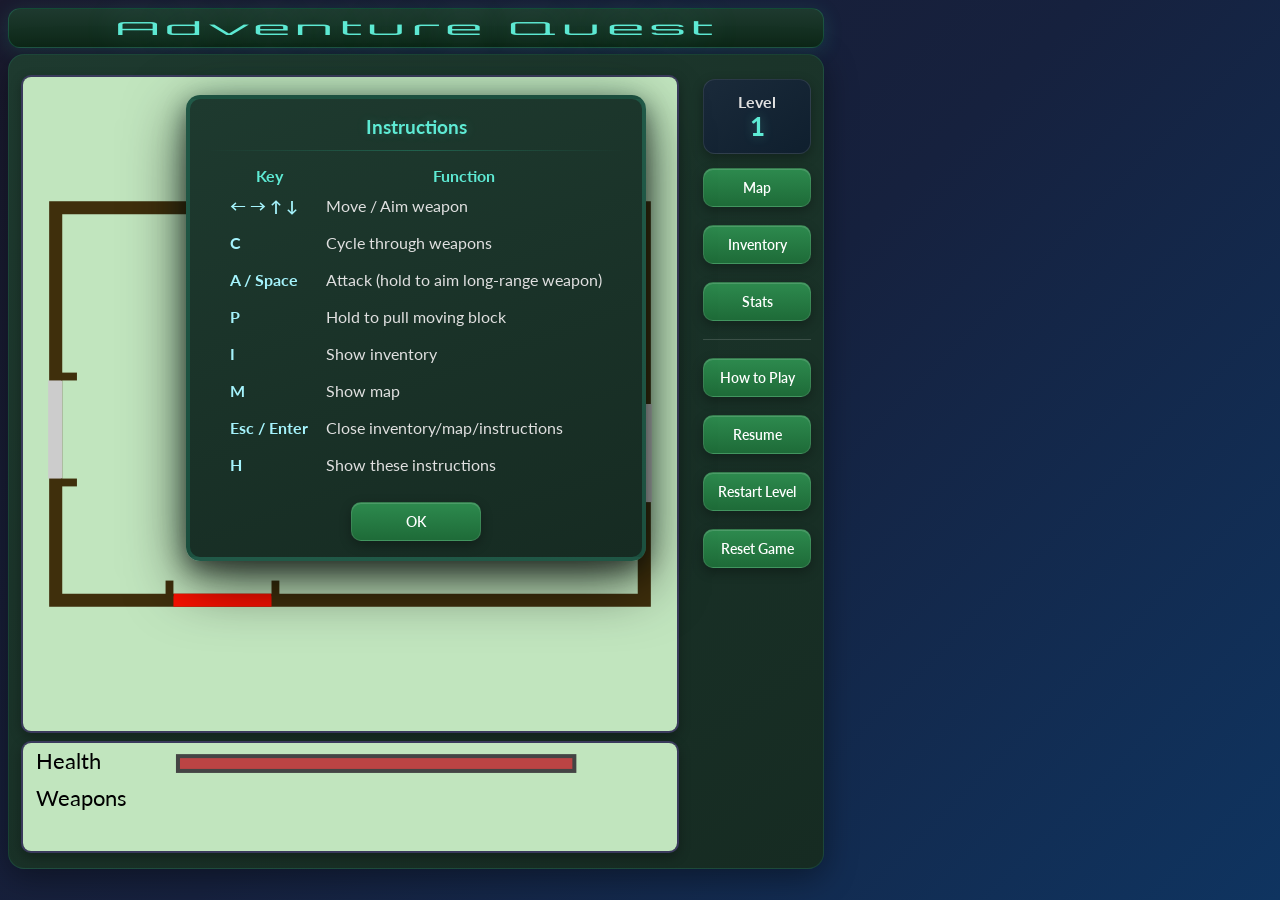
<file: index.html>
<!doctype html>
<html>
	<head>
		<title>Adventure Quest</title>
		<link rel="stylesheet" type="text/css" href="style.css" />
		<link
			href="https://fonts.googleapis.com/css?family=Lato"
			rel="stylesheet"
		/>
		<link rel="preconnect" href="https://fonts.googleapis.com" />
		<link rel="preconnect" href="https://fonts.gstatic.com" crossorigin />
		<link rel="preconnect" href="https://fonts.googleapis.com" />
		<link rel="preconnect" href="https://fonts.gstatic.com" crossorigin />
		<link
			href="https://fonts.googleapis.com/css2?family=Merienda:wght@700&family=Orbitron:wght@900&display=swap"
			rel="stylesheet"
		/>
		<!-- <link href="https://fonts.googleapis.com/css2?family=Merienda:wght@700&display=swap" rel="stylesheet"> -->
		<link rel="preconnect" href="https://fonts.gstatic.com" />
		<!-- <link href="https://fonts.googleapis.com/css2?family=MedievalSharp&display=swap" rel="stylesheet" /> -->
		<link
			href="https://fonts.googleapis.com/css2?family=Jura:wght@300&display=swap"
			rel="stylesheet"
		/>
		<!-- <script type="text/javascript" src="SAT.js"></script> -->
		<script type="text/javascript" src="utils.js"></script>
		<script type="text/javascript" src="characters.js"></script>
		<script type="text/javascript" src="rooms.js"></script>
		<script type="text/javascript" src="items.js"></script>
		<script type="text/javascript" src="main.js"></script>

		<link
			rel="apple-touch-icon"
			sizes="57x57"
			href="img/favicons/apple-icon-57x57.png"
		/>
		<link
			rel="apple-touch-icon"
			sizes="60x60"
			href="img/favicons/apple-icon-60x60.png"
		/>
		<link
			rel="apple-touch-icon"
			sizes="72x72"
			href="img/favicons/apple-icon-72x72.png"
		/>
		<link
			rel="apple-touch-icon"
			sizes="76x76"
			href="img/favicons/apple-icon-76x76.png"
		/>
		<link
			rel="apple-touch-icon"
			sizes="114x114"
			href="img/favicons/apple-icon-114x114.png"
		/>
		<link
			rel="apple-touch-icon"
			sizes="120x120"
			href="img/favicons/apple-icon-120x120.png"
		/>
		<link
			rel="apple-touch-icon"
			sizes="144x144"
			href="img/favicons/apple-icon-144x144.png"
		/>
		<link
			rel="apple-touch-icon"
			sizes="152x152"
			href="img/favicons/apple-icon-152x152.png"
		/>
		<link
			rel="apple-touch-icon"
			sizes="180x180"
			href="img/favicons/apple-icon-180x180.png"
		/>
		<link
			rel="icon"
			type="image/png"
			sizes="192x192"
			href="img/favicons/android-icon-192x192.png"
		/>
		<link
			rel="icon"
			type="image/png"
			sizes="32x32"
			href="img/favicons/favicon-32x32.png"
		/>
		<link
			rel="icon"
			type="image/png"
			sizes="96x96"
			href="img/favicons/favicon-96x96.png"
		/>
		<link
			rel="icon"
			type="image/png"
			sizes="16x16"
			href="img/favicons/favicon-16x16.png"
		/>
		<!-- <link rel="manifest" href="img/favicons/manifest.json" /> -->
		<meta name="msapplication-TileColor" content="#ffffff" />
		<meta
			name="msapplication-TileImage"
			content="img/favicons/ms-icon-144x144.png"
		/>
		<meta name="theme-color" content="#ffffff" />
	</head>

	<body onLoad="load();">
		<div id="game-wrapper">
			<div id="page-header">
				<div id="page-header-text">Adventure Quest</div>
			</div>

			<div id="outer-container">
				<div id="game-container">
					<canvas id="game-canvas"></canvas>
					<canvas id="status-canvas"></canvas>
				</div>
				<div id="controls-conatiner">
					<div id="level-conatiner" onClick="showLevelSelectionModal()">
						Level
						<div id="level"></div>
					</div>
					<div class="button" onClick="toggleMap()">Map</div>
					<div class="button" onClick="toggleInventory()">Inventory</div>
					<div class="button" onClick="showStats()">Stats</div>
					<hr class="controls-separator" />
					<div
						id="how-to-play"
						class="button"
						onClick="showModal('instructions-modal')"
					>
						How to Play
					</div>
					<div id="toggle-pause" class="button" onClick="togglePause()">
						Pause
					</div>
					<div
						id="restart-level"
						class="button"
						onClick="showModal('restart-level-modal')"
					>
						Restart Level
					</div>
					<div
						id="reset-game"
						class="button"
						onClick="showModal('reset-game-modal')"
					>
						Reset Game
					</div>
				</div>

				<div id="level-selection-modal" class="hidden modal">
					<div class="header">Select Level</div>
					<hr />
					<div class="table-container">
						<table id="level-selection-table"></table>
					</div>
					<div class="button" onClick="closeModals()">OK</div>
				</div>

				<div id="inventory-modal" class="hidden modal">
					<div class="header">Inventory</div>
					<hr />
					<div class="table-container">
						<table id="inventory-table"></table>
					</div>
					<div class="button" onClick="closeModals()">OK</div>
				</div>

				<div id="stats-modal" class="hidden modal">
					<div class="header">Stats</div>
					<hr />
					<div class="stats-section">
						<div class="header" style="font-size: 1em">Kills</div>
						<table id="kills-table"></table>
					</div>
					<div class="stats-section">
						<div class="header" style="font-size: 1em">Best Times</div>
						<table id="best-times-table"></table>
					</div>
					<div class="button" onClick="closeModals()">OK</div>
				</div>

				<div id="merchant-modal" class="hidden modal">
					<div class="header">Merchant</div>
					<hr />
					<div id="merchant-modal-init-content">
						<div id="greetings">
							Greetings fair traveler!<br />
							Might I interest you in a transaction today?
						</div>
						<div id="action-buttons">
							<div
								id="buy-button"
								class="button"
								onClick="showMerchantSelection('buy')"
							>
								Buy an Item
							</div>
							<div
								id="sell-button"
								class="button"
								onClick="showMerchantSelection('sell')"
							>
								Sell an Item
							</div>
							<div
								id="repair-button"
								class="button"
								onClick="showMerchantSelection('repair')"
							>
								Repair a Weapon
							</div>
							<div id="no-button" class="button" onClick="closeModals()">
								No Thanks
							</div>
						</div>
					</div>
					<div id="merchant-modal-content" class="hidden">
						<div id="merchant-modal-content-inner"></div>
						<div id="back-button" class="button" onClick="merchantCancel()">
							Never mind
						</div>
					</div>
				</div>

				<div id="instructions-modal" class="hidden modal">
					<div class="header">Instructions</div>
					<hr />
					<table>
						<tr>
							<th>Key</th>
							<th>Function</th>
						</tr>
						<tr>
							<td class="key">&larr; &rarr; &uarr; &darr;</td>
							<td>Move / Aim weapon</td>
						</tr>
						<tr>
							<td class="key">C</td>
							<td>Cycle through weapons</td>
						</tr>
						<tr>
							<td class="key">A / Space</td>
							<td>Attack (hold to aim long-range weapon)</td>
						</tr>
						<tr>
							<td class="key">P</td>
							<td>Hold to pull moving block</td>
						</tr>
						<tr>
							<td class="key">I</td>
							<td>Show inventory</td>
						</tr>
						<tr>
							<td class="key">M</td>
							<td>Show map</td>
						</tr>
						<tr>
							<td class="key">Esc / Enter</td>
							<td>Close inventory/map/instructions</td>
						</tr>
						<tr>
							<td class="key">H</td>
							<td>Show these instructions</td>
						</tr>
					</table>
					<div class="button" onClick="closeModals()">OK</div>
				</div>

				<div id="restart-level-modal" class="hidden modal">
					<div class="header">Restart Level</div>
					<hr />
					<div>
						<div>
							All your progress on the current level will be lost. Are you sure?
						</div>
						<div>
							<div class="button" onClick="restartLevel()">Yes!</div>
							<div class="button" onClick="closeModals()">Never mind</div>
						</div>
					</div>
				</div>

				<div id="reset-game-modal" class="hidden modal">
					<div class="header">Reset Game</div>
					<hr />
					<div>
						<div>
							Do you really want to lose all your progress and start a whole new
							adventure?
						</div>
						<div>
							<div class="button" onClick="reset()">Yes!</div>
							<div class="button" onClick="reset(true)">
								Yes... and also clear best times.
							</div>
							<div class="button" onClick="closeModals()">Never mind</div>
						</div>
					</div>
				</div>

				<div id="toast" class="hidden"></div>
			</div>
		</div>
	</body>
</html>
</file>
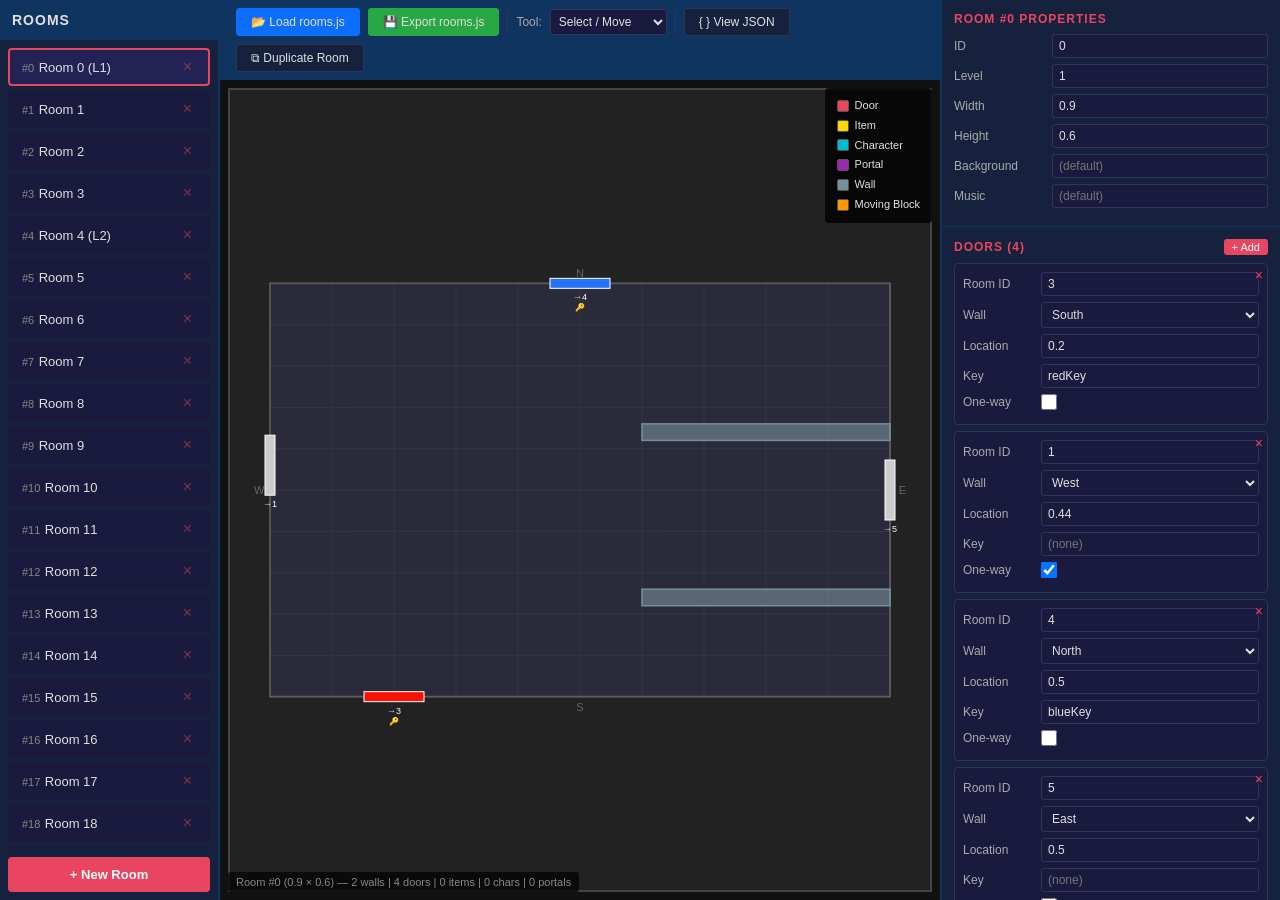
<file: admin.html>
<!doctype html>
<html>
	<head>
		<title>Adventure Quest - Room Editor</title>
		<meta charset="utf-8" />
		<style>
			* {
				box-sizing: border-box;
				margin: 0;
				padding: 0;
			}
			body {
				font-family: 'Segoe UI', Tahoma, sans-serif;
				background: #1a1a2e;
				color: #e0e0e0;
				display: flex;
				height: 100vh;
				overflow: hidden;
			}

			/* Left Panel - Room List */
			#room-list-panel {
				width: 220px;
				background: #16213e;
				border-right: 2px solid #0f3460;
				display: flex;
				flex-direction: column;
				flex-shrink: 0;
			}
			#room-list-panel h2 {
				padding: 12px;
				background: #0f3460;
				font-size: 14px;
				text-transform: uppercase;
				letter-spacing: 1px;
			}
			#room-list {
				flex: 1;
				overflow-y: auto;
				padding: 8px;
			}
			.room-entry {
				padding: 8px 12px;
				margin-bottom: 4px;
				background: #1a1a3e;
				border-radius: 4px;
				cursor: pointer;
				display: flex;
				justify-content: space-between;
				align-items: center;
				border: 2px solid transparent;
				transition: all 0.15s;
			}
			.room-entry:hover {
				background: #222255;
			}
			.room-entry.selected {
				border-color: #e94560;
				background: #222255;
			}
			.room-entry .room-label {
				font-size: 13px;
			}
			.room-entry .room-id {
				color: #888;
				font-size: 11px;
			}
			.room-entry .delete-room {
				background: none;
				border: none;
				color: #e94560;
				cursor: pointer;
				font-size: 16px;
				padding: 0 4px;
				opacity: 0.5;
				transition: opacity 0.15s;
			}
			.room-entry .delete-room:hover {
				opacity: 1;
			}
			#add-room-btn {
				margin: 8px;
				padding: 10px;
				background: #e94560;
				color: white;
				border: none;
				border-radius: 4px;
				cursor: pointer;
				font-weight: bold;
				font-size: 13px;
			}
			#add-room-btn:hover {
				background: #c73650;
			}

			/* Center Panel - Visual Editor */
			#center-panel {
				flex: 1;
				display: flex;
				flex-direction: column;
				min-width: 0;
			}
			#toolbar {
				background: #0f3460;
				padding: 8px 16px;
				display: flex;
				gap: 8px;
				align-items: center;
				flex-wrap: wrap;
			}
			#toolbar button,
			#toolbar select,
			#toolbar label {
				font-size: 12px;
			}
			.toolbar-btn {
				padding: 6px 14px;
				background: #16213e;
				color: #e0e0e0;
				border: 1px solid #335;
				border-radius: 3px;
				cursor: pointer;
				font-size: 12px;
			}
			.toolbar-btn:hover {
				background: #1a1a4e;
			}
			.toolbar-btn.active {
				background: #e94560;
				border-color: #e94560;
			}
			.toolbar-btn.export-btn {
				background: #28a745;
				border-color: #28a745;
			}
			.toolbar-btn.export-btn:hover {
				background: #218838;
			}
			.toolbar-btn.import-btn {
				background: #0d6efd;
				border-color: #0d6efd;
			}
			.toolbar-btn.import-btn:hover {
				background: #0b5ed7;
			}
			.toolbar-separator {
				width: 1px;
				height: 24px;
				background: #335;
			}
			#canvas-container {
				flex: 1;
				display: flex;
				align-items: center;
				justify-content: center;
				background: #111;
				overflow: hidden;
				position: relative;
			}
			#room-canvas {
				border: 2px solid #444;
				cursor: crosshair;
				background: #222;
			}
			#canvas-info {
				position: absolute;
				bottom: 8px;
				left: 8px;
				font-size: 11px;
				color: #888;
				background: rgba(0, 0, 0, 0.7);
				padding: 4px 8px;
				border-radius: 3px;
			}

			/* Right Panel - Properties */
			#props-panel {
				width: 340px;
				background: #16213e;
				border-left: 2px solid #0f3460;
				overflow-y: auto;
				flex-shrink: 0;
			}
			.props-section {
				border-bottom: 1px solid #0f3460;
				padding: 12px;
			}
			.props-section h3 {
				font-size: 12px;
				text-transform: uppercase;
				letter-spacing: 1px;
				color: #e94560;
				margin-bottom: 8px;
				display: flex;
				justify-content: space-between;
				align-items: center;
			}
			.props-section h3 button {
				font-size: 11px;
				padding: 2px 8px;
				background: #e94560;
				color: white;
				border: none;
				border-radius: 3px;
				cursor: pointer;
			}
			.props-section h3 button:hover {
				background: #c73650;
			}
			.prop-row {
				display: flex;
				align-items: center;
				margin-bottom: 6px;
				gap: 8px;
			}
			.prop-row label {
				width: 90px;
				font-size: 12px;
				color: #aaa;
				flex-shrink: 0;
			}
			.prop-row input,
			.prop-row select {
				flex: 1;
				padding: 4px 6px;
				background: #1a1a3e;
				border: 1px solid #335;
				color: #e0e0e0;
				border-radius: 3px;
				font-size: 12px;
			}
			.prop-row input[type='checkbox'] {
				flex: none;
				width: 16px;
				height: 16px;
			}

			/* Sub-item lists */
			.sub-item {
				background: #1a1a3e;
				border: 1px solid #335;
				border-radius: 4px;
				padding: 8px;
				margin-bottom: 6px;
				position: relative;
			}
			.sub-item .remove-btn {
				position: absolute;
				top: 4px;
				right: 4px;
				background: none;
				border: none;
				color: #e94560;
				cursor: pointer;
				font-size: 14px;
				line-height: 1;
			}
			.sub-item .remove-btn:hover {
				color: #ff6b81;
			}
			.sub-item .prop-row label {
				width: 70px;
			}

			/* No room selected */
			#no-room-msg {
				display: flex;
				align-items: center;
				justify-content: center;
				height: 100%;
				color: #555;
				font-size: 18px;
			}

			/* Scrollbar */
			::-webkit-scrollbar {
				width: 8px;
			}
			::-webkit-scrollbar-track {
				background: #16213e;
			}
			::-webkit-scrollbar-thumb {
				background: #335;
				border-radius: 4px;
			}
			::-webkit-scrollbar-thumb:hover {
				background: #448;
			}

			/* Legend */
			#legend {
				position: absolute;
				top: 8px;
				right: 8px;
				background: rgba(0, 0, 0, 0.8);
				padding: 8px 12px;
				border-radius: 4px;
				font-size: 11px;
				line-height: 1.8;
			}
			.legend-item {
				display: flex;
				align-items: center;
				gap: 6px;
			}
			.legend-swatch {
				width: 12px;
				height: 12px;
				border-radius: 2px;
				display: inline-block;
				border: 1px solid #555;
			}

			/* JSON modal */
			#json-modal {
				display: none;
				position: fixed;
				inset: 0;
				background: rgba(0, 0, 0, 0.7);
				z-index: 100;
				align-items: center;
				justify-content: center;
			}
			#json-modal.visible {
				display: flex;
			}
			#json-modal-content {
				background: #1a1a2e;
				border: 2px solid #0f3460;
				border-radius: 8px;
				padding: 20px;
				width: 700px;
				max-height: 80vh;
				display: flex;
				flex-direction: column;
			}
			#json-modal-content h3 {
				margin-bottom: 12px;
				color: #e94560;
			}
			#json-modal-content textarea {
				flex: 1;
				min-height: 400px;
				background: #111;
				color: #e0e0e0;
				border: 1px solid #335;
				padding: 12px;
				font-family: 'Consolas', monospace;
				font-size: 12px;
				border-radius: 4px;
				resize: none;
			}
			#json-modal-content .modal-buttons {
				display: flex;
				gap: 8px;
				margin-top: 12px;
				justify-content: flex-end;
			}
		</style>
	</head>
	<body>
		<!-- Left: Room List -->
		<div id="room-list-panel">
			<h2>Rooms</h2>
			<div id="room-list"></div>
			<button id="add-room-btn" onclick="addRoom()">+ New Room</button>
		</div>

		<!-- Center: Visual Editor -->
		<div id="center-panel">
			<div id="toolbar">
				<button class="toolbar-btn import-btn" onclick="loadRoomsFile()">
					📂 Load rooms.js
				</button>
				<button class="toolbar-btn export-btn" onclick="exportRooms()">
					💾 Export rooms.js
				</button>
				<div class="toolbar-separator"></div>
				<label style="font-size: 12px; color: #aaa">Tool:</label>
				<select
					id="tool-select"
					onchange="setTool(this.value)"
					style="
						padding: 4px;
						background: #1a1a3e;
						color: #e0e0e0;
						border: 1px solid #335;
						border-radius: 3px;
						font-size: 12px;
					"
				>
					<option value="select">Select / Move</option>
					<option value="wall">Draw Wall</option>
					<option value="item">Place Item</option>
					<option value="character">Place Character</option>
					<option value="door">Place Door</option>
					<option value="portal">Place Portal</option>
				</select>
				<select
					id="item-select"
					style="
						display: none;
						padding: 4px;
						background: #1a1a3e;
						color: #e0e0e0;
						border: 1px solid #335;
						border-radius: 3px;
						font-size: 12px;
					"
				></select>
				<select
					id="char-select"
					style="
						display: none;
						padding: 4px;
						background: #1a1a3e;
						color: #e0e0e0;
						border: 1px solid #335;
						border-radius: 3px;
						font-size: 12px;
					"
				></select>
				<select
					id="wall-select"
					style="
						display: none;
						padding: 4px;
						background: #1a1a3e;
						color: #e0e0e0;
						border: 1px solid #335;
						border-radius: 3px;
						font-size: 12px;
					"
				></select>
				<div class="toolbar-separator"></div>
				<button class="toolbar-btn" onclick="viewJSON()">{ } View JSON</button>
				<button class="toolbar-btn" onclick="duplicateRoom()">
					⧉ Duplicate Room
				</button>
			</div>
			<div id="canvas-container">
				<canvas id="room-canvas" width="600" height="500"></canvas>
				<div id="canvas-info">No room selected</div>
				<div id="legend">
					<div class="legend-item">
						<span class="legend-swatch" style="background: #e94560"></span> Door
					</div>
					<div class="legend-item">
						<span class="legend-swatch" style="background: #ffd700"></span> Item
					</div>
					<div class="legend-item">
						<span class="legend-swatch" style="background: #00bcd4"></span>
						Character
					</div>
					<div class="legend-item">
						<span class="legend-swatch" style="background: #9c27b0"></span>
						Portal
					</div>
					<div class="legend-item">
						<span class="legend-swatch" style="background: #78909c"></span> Wall
					</div>
					<div class="legend-item">
						<span class="legend-swatch" style="background: #ff9800"></span>
						Moving Block
					</div>
				</div>
			</div>
		</div>

		<!-- Right: Properties -->
		<div id="props-panel">
			<div id="no-room-msg">Select or create a room</div>
			<div id="props-content" style="display: none"></div>
		</div>

		<!-- JSON Modal -->
		<div id="json-modal">
			<div id="json-modal-content">
				<h3>Room JSON</h3>
				<textarea id="json-textarea" spellcheck="false"></textarea>
				<div class="modal-buttons">
					<button class="toolbar-btn" onclick="applyJSON()">
						Apply Changes
					</button>
					<button class="toolbar-btn" onclick="closeJSONModal()">Cancel</button>
				</div>
			</div>
		</div>

		<!-- Hidden file input -->
		<input
			type="file"
			id="file-input"
			accept=".js"
			style="display: none"
			onchange="handleFileLoad(event)"
		/>

		<script>
			// ============== DATA ==============
			let rooms = [];
			let selectedRoomIndex = -1;
			let currentTool = 'select';
			let dragTarget = null;
			let dragOffset = { x: 0, y: 0 };
			let wallDrawStart = null;

			let knownItems = [];

			let knownCharacters = [];

			const wallDirections = ['n', 's', 'e', 'w'];

			let itemImages = {};

			let characterImages = {};

			const doorImages = {
				horizontal: 'img/rooms/door horizontal.png',
				vertical: 'img/rooms/door vertical.png',
			};

			const imageCache = {};

			function getImage(src) {
				if (!imageCache[src]) {
					const img = new Image();
					img.src = src;
					img.onload = drawRoom;
					imageCache[src] = img;
				}
				return imageCache[src];
			}

			// ============== INIT ==============
			window.onload = function () {
				setupCanvas();
				loadScript('items.js', function () {
					if (typeof items !== 'undefined') {
						knownItems = Object.keys(items);
						for (const [id, item] of Object.entries(items)) {
							if (item.image) {
								itemImages[id] = 'img/items/' + item.image;
							}
						}
					}
					loadScript('characters.js', function () {
						if (typeof characters !== 'undefined') {
							knownCharacters = Object.keys(characters);
							for (const [id, char] of Object.entries(characters)) {
								if (char.idleFrames && char.idleFrames.length > 0) {
									characterImages[id] = 'img/charactes/' + char.idleFrames[0];
								}
							}
						}
						populateDropdowns();
						loadRooms();
					});
				});
			};

			function loadScript(src, callback) {
				const script = document.createElement('script');
				script.src = src;
				script.onload = callback;
				script.onerror = callback;
				document.head.appendChild(script);
			}

			function loadRooms() {
				const script = document.createElement('script');
				script.src = 'rooms.js';
				script.onload = function () {
					if (typeof rooms !== 'undefined' && Array.isArray(rooms)) {
						selectedRoomIndex = rooms.length > 0 ? 0 : -1;
						renderRoomList();
						renderProps();
						drawRoom();
					}
				};
				script.onerror = function () {
					renderRoomList();
				};
				document.head.appendChild(script);
			}

			function populateDropdowns() {
				const itemSel = document.getElementById('item-select');
				knownItems.forEach((id) => {
					const opt = document.createElement('option');
					opt.value = id;
					opt.textContent = id;
					itemSel.appendChild(opt);
				});

				const charSel = document.getElementById('char-select');
				knownCharacters.forEach((id) => {
					const opt = document.createElement('option');
					opt.value = id;
					opt.textContent = id;
					charSel.appendChild(opt);
				});

				const wallSel = document.getElementById('wall-select');
				wallDirections.forEach((d) => {
					const opt = document.createElement('option');
					opt.value = d;
					opt.textContent = { n: 'North', s: 'South', e: 'East', w: 'West' }[d];
					wallSel.appendChild(opt);
				});
			}

			function setTool(tool) {
				currentTool = tool;
				document.getElementById('item-select').style.display =
					tool === 'item' ? '' : 'none';
				document.getElementById('char-select').style.display =
					tool === 'character' ? '' : 'none';
				document.getElementById('wall-select').style.display =
					tool === 'door' ? '' : 'none';
				drawRoom();
			}

			// ============== FILE I/O ==============
			function loadRoomsFile() {
				document.getElementById('file-input').click();
			}

			function handleFileLoad(event) {
				const file = event.target.files[0];
				if (!file) return;
				const reader = new FileReader();
				reader.onload = function (e) {
					parseRoomsJS(e.target.result);
				};
				reader.readAsText(file);
				event.target.value = '';
			}

			function parseRoomsJS(source) {
				try {
					// Extract movingBlock if present
					let movingBlockDef = null;
					const movingBlockMatch = source.match(
						/const\s+movingBlock\s*=\s*(\{[\s\S]*?\});/,
					);
					if (movingBlockMatch) {
						try {
							movingBlockDef = Function(
								'"use strict"; return (' + movingBlockMatch[1] + ')',
							)();
						} catch (e) {
							/* ignore */
						}
					}

					// Extract the rooms array
					const roomsMatch = source.match(/rooms\s*=\s*(\[[\s\S]*\]);?\s*$/);
					if (!roomsMatch) {
						alert(
							'Could not find rooms array in file. Expected format: rooms = [...]',
						);
						return;
					}

					let roomsStr = roomsMatch[1];

					// Replace ...movingBlock spreads with actual values
					if (movingBlockDef) {
						roomsStr = roomsStr.replace(/\.\.\.movingBlock,?/g, () => {
							return (
								Object.entries(movingBlockDef)
									.map(([k, v]) => `${k}: ${JSON.stringify(v)}`)
									.join(', ') + ','
							);
						});
					}

					// Remove trailing commas for valid JSON-like parsing
					// Use Function constructor to evaluate as JS (supports unquoted keys, trailing commas)
					const parsed = Function('"use strict"; return (' + roomsStr + ')')();

					if (!Array.isArray(parsed)) {
						alert('Parsed result is not an array');
						return;
					}

					rooms = parsed;
					selectedRoomIndex = rooms.length > 0 ? 0 : -1;
					renderRoomList();
					renderProps();
					drawRoom();
				} catch (err) {
					alert('Error parsing rooms.js: ' + err.message);
					console.error(err);
				}
			}

			function exportRooms() {
				let output = `defaultRoomBackground = 'granite stones texture.jpg';\n\n`;

				// Check if any room uses movingBlock pattern
				const hasMovingBlocks = rooms.some((r) =>
					(r.walls || []).some((w) => w.isMovable),
				);

				if (hasMovingBlocks) {
					output += `const movingBlock = {\n\tisMovable: true,\n\twidth: 0.16,\n\theight: 0.16,\n\tbackground: '20210613_144554.jpg',\n};\n\n`;
				}

				output += 'rooms = [\n';
				rooms.forEach((room, ri) => {
					output += '\t{\n';
					output += `\t\tid: ${room.id},\n`;
					if (room.level != null) output += `\t\tlevel: ${room.level},\n`;
					output += `\t\twidth: ${room.width},\n`;
					output += `\t\theight: ${room.height},\n`;
					if (room.background)
						output += `\t\tbackground: '${room.background}',\n`;
					if (room.music) output += `\t\tmusic: '${room.music}',\n`;

					// Walls
					if (room.walls && room.walls.length > 0) {
						output += `\t\twalls: [\n`;
						room.walls.forEach((w) => {
							if (
								hasMovingBlocks &&
								w.isMovable &&
								w.width === 0.16 &&
								w.height === 0.16
							) {
								output += `\t\t\t{\n`;
								output += `\t\t\t\tlocation: {\n\t\t\t\t\tx: ${w.location.x},\n\t\t\t\t\ty: ${w.location.y},\n\t\t\t\t},\n`;
								output += `\t\t\t\t...movingBlock,\n`;
								output += `\t\t\t},\n`;
							} else if (hasMovingBlocks && w.isMovable) {
								output += `\t\t\t{\n`;
								output += `\t\t\t\tlocation: {\n\t\t\t\t\tx: ${w.location.x},\n\t\t\t\t\ty: ${w.location.y},\n\t\t\t\t},\n`;
								output += `\t\t\t\t...movingBlock,\n`;
								if (w.width !== 0.16) output += `\t\t\t\twidth: ${w.width},\n`;
								if (w.height !== 0.16)
									output += `\t\t\t\theight: ${w.height},\n`;
								output += `\t\t\t},\n`;
							} else {
								output += `\t\t\t{\n`;
								output += `\t\t\t\tlocation: {\n\t\t\t\t\tx: ${w.location.x},\n\t\t\t\t\ty: ${w.location.y},\n\t\t\t\t},\n`;
								output += `\t\t\t\twidth: ${w.width},\n`;
								output += `\t\t\t\theight: ${w.height},\n`;
								if (w.background)
									output += `\t\t\t\tbackground: '${w.background}',\n`;
								if (w.isMovable) output += `\t\t\t\tisMovable: true,\n`;
								output += `\t\t\t},\n`;
							}
						});
						output += `\t\t],\n`;
					}

					// Doors
					if (room.doors && room.doors.length > 0) {
						output += `\t\tdoors: [\n`;
						room.doors.forEach((d) => {
							output += `\t\t\t{\n`;
							if (d.isOneWay) output += `\t\t\t\tisOneWay: true,\n`;
							output += `\t\t\t\troomId: ${d.roomId},\n`;
							output += `\t\t\t\twall: '${d.wall}',\n`;
							output += `\t\t\t\tlocation: ${d.location},\n`;
							if (d.key) output += `\t\t\t\tkey: '${d.key}',\n`;
							output += `\t\t\t},\n`;
						});
						output += `\t\t],\n`;
					}

					// Portals
					if (room.portals && room.portals.length > 0) {
						output += `\t\tportals: [\n`;
						room.portals.forEach((p) => {
							output += `\t\t\t{\n`;
							output += `\t\t\t\tlocation: {\n\t\t\t\t\tx: ${p.location.x},\n\t\t\t\t\ty: ${p.location.y},\n\t\t\t\t},\n`;
							output += `\t\t\t\tdestination: {\n\t\t\t\t\troomId: ${p.destination.roomId},\n\t\t\t\t\tx: ${p.destination.x},\n\t\t\t\t\ty: ${p.destination.y},\n\t\t\t\t},\n`;
							output += `\t\t\t},\n`;
						});
						output += `\t\t],\n`;
					}

					// Characters
					if (room.characters && room.characters.length > 0) {
						output += `\t\tcharacters: [\n`;
						room.characters.forEach((c) => {
							output += `\t\t\t{\n`;
							output += `\t\t\t\tid: '${c.id}',\n`;
							output += `\t\t\t\tlocation: {\n\t\t\t\t\tx: ${c.location.x},\n\t\t\t\t\ty: ${c.location.y},\n\t\t\t\t},\n`;
							if (c.itemsForSale && c.itemsForSale.length > 0) {
								output += `\t\t\t\titemsForSale: [\n`;
								c.itemsForSale.forEach((it) => {
									output += `\t\t\t\t\t'${it}',\n`;
								});
								output += `\t\t\t\t],\n`;
							}
							output += `\t\t\t},\n`;
						});
						output += `\t\t],\n`;
					}

					// Items
					if (room.items && room.items.length > 0) {
						output += `\t\titems: [\n`;
						room.items.forEach((it) => {
							output += `\t\t\t{\n`;
							output += `\t\t\t\tid: '${it.id}',\n`;
							output += `\t\t\t\tlocation: {\n\t\t\t\t\tx: ${it.location.x},\n\t\t\t\t\ty: ${it.location.y},\n\t\t\t\t},\n`;
							output += `\t\t\t},\n`;
						});
						output += `\t\t],\n`;
					}

					output += `\t},\n`;
				});
				output += '];\n';

				const blob = new Blob([output], { type: 'text/javascript' });
				const url = URL.createObjectURL(blob);
				const a = document.createElement('a');
				a.href = url;
				a.download = 'rooms.js';
				a.click();
				URL.revokeObjectURL(url);
			}

			// ============== ROOM LIST ==============
			function renderRoomList() {
				const list = document.getElementById('room-list');
				list.innerHTML = '';
				rooms.forEach((room, i) => {
					const div = document.createElement('div');
					div.className =
						'room-entry' + (i === selectedRoomIndex ? ' selected' : '');
					div.innerHTML = `
						<span>
							<span class="room-id">#${room.id}</span>
							<span class="room-label">Room ${room.id}${room.level != null ? ' (L' + room.level + ')' : ''}</span>
						</span>
						<button class="delete-room" onclick="event.stopPropagation(); deleteRoom(${i})" title="Delete room">×</button>
					`;
					div.onclick = () => selectRoom(i);
					list.appendChild(div);
				});
			}

			function selectRoom(index) {
				selectedRoomIndex = index;
				renderRoomList();
				renderProps();
				drawRoom();
			}

			function addRoom() {
				const nextId =
					rooms.length > 0 ? Math.max(...rooms.map((r) => r.id)) + 1 : 0;
				rooms.push({
					id: nextId,
					width: 0.9,
					height: 0.6,
					walls: [],
					doors: [],
					portals: [],
					characters: [],
					items: [],
				});
				selectRoom(rooms.length - 1);
			}

			function deleteRoom(index) {
				if (!confirm(`Delete Room #${rooms[index].id}?`)) return;
				rooms.splice(index, 1);
				if (selectedRoomIndex >= rooms.length)
					selectedRoomIndex = rooms.length - 1;
				renderRoomList();
				renderProps();
				drawRoom();
			}

			function duplicateRoom() {
				if (selectedRoomIndex < 0) return;
				const src = rooms[selectedRoomIndex];
				const nextId = Math.max(...rooms.map((r) => r.id)) + 1;
				const copy = JSON.parse(JSON.stringify(src));
				copy.id = nextId;
				rooms.push(copy);
				selectRoom(rooms.length - 1);
			}

			// ============== PROPERTIES PANEL ==============
			function renderProps() {
				const noMsg = document.getElementById('no-room-msg');
				const content = document.getElementById('props-content');

				if (selectedRoomIndex < 0 || !rooms[selectedRoomIndex]) {
					noMsg.style.display = '';
					content.style.display = 'none';
					return;
				}

				noMsg.style.display = 'none';
				content.style.display = '';
				const room = rooms[selectedRoomIndex];

				let html = '';

				// Room Properties
				html += `<div class="props-section">
					<h3>Room #${room.id} Properties</h3>
					<div class="prop-row"><label>ID</label><input type="number" value="${room.id}" onchange="updateRoomProp('id', parseInt(this.value))"></div>
					<div class="prop-row"><label>Level</label><input type="number" value="${room.level ?? ''}" placeholder="(none)" onchange="updateRoomProp('level', this.value ? parseInt(this.value) : undefined)"></div>
					<div class="prop-row"><label>Width</label><input type="number" step="0.01" min="0.1" max="1" value="${room.width}" onchange="updateRoomProp('width', parseFloat(this.value))"></div>
					<div class="prop-row"><label>Height</label><input type="number" step="0.01" min="0.1" max="1" value="${room.height}" onchange="updateRoomProp('height', parseFloat(this.value))"></div>
					<div class="prop-row"><label>Background</label><input type="text" value="${room.background || ''}" placeholder="(default)" onchange="updateRoomProp('background', this.value || undefined)"></div>
					<div class="prop-row"><label>Music</label><input type="text" value="${room.music || ''}" placeholder="(default)" onchange="updateRoomProp('music', this.value || undefined)"></div>
				</div>`;

				// Doors
				html += `<div class="props-section">
					<h3>Doors (${(room.doors || []).length}) <button onclick="addDoor()">+ Add</button></h3>`;
				(room.doors || []).forEach((d, i) => {
					html += `<div class="sub-item">
						<button class="remove-btn" onclick="removeDoor(${i})">×</button>
						<div class="prop-row"><label>Room ID</label><input type="number" value="${d.roomId}" onchange="updateDoor(${i}, 'roomId', parseInt(this.value))"></div>
						<div class="prop-row"><label>Wall</label>
							<select onchange="updateDoor(${i}, 'wall', this.value)">
								${wallDirections.map((w) => `<option value="${w}" ${d.wall === w ? 'selected' : ''}>${{ n: 'North', s: 'South', e: 'East', w: 'West' }[w]}</option>`).join('')}
							</select>
						</div>
						<div class="prop-row"><label>Location</label><input type="number" step="0.01" min="0" max="1" value="${d.location}" onchange="updateDoor(${i}, 'location', parseFloat(this.value))"></div>
						<div class="prop-row"><label>Key</label><input type="text" value="${d.key || ''}" placeholder="(none)" onchange="updateDoor(${i}, 'key', this.value || undefined)"></div>
						<div class="prop-row"><label>One-way</label><input type="checkbox" ${d.isOneWay ? 'checked' : ''} onchange="updateDoor(${i}, 'isOneWay', this.checked || undefined)"></div>
					</div>`;
				});
				html += `</div>`;

				// Portals
				html += `<div class="props-section">
					<h3>Portals (${(room.portals || []).length}) <button onclick="addPortal()">+ Add</button></h3>`;
				(room.portals || []).forEach((p, i) => {
					html += `<div class="sub-item">
						<button class="remove-btn" onclick="removePortal(${i})">×</button>
						<div class="prop-row"><label>X</label><input type="number" step="0.01" min="0" max="1" value="${p.location.x}" onchange="updatePortal(${i}, 'location.x', parseFloat(this.value))"></div>
						<div class="prop-row"><label>Y</label><input type="number" step="0.01" min="0" max="1" value="${p.location.y}" onchange="updatePortal(${i}, 'location.y', parseFloat(this.value))"></div>
						<div class="prop-row"><label>Dest Room</label><input type="number" value="${p.destination.roomId}" onchange="updatePortal(${i}, 'destination.roomId', parseInt(this.value))"></div>
						<div class="prop-row"><label>Dest X</label><input type="number" step="0.01" min="0" max="1" value="${p.destination.x}" onchange="updatePortal(${i}, 'destination.x', parseFloat(this.value))"></div>
						<div class="prop-row"><label>Dest Y</label><input type="number" step="0.01" min="0" max="1" value="${p.destination.y}" onchange="updatePortal(${i}, 'destination.y', parseFloat(this.value))"></div>
					</div>`;
				});
				html += `</div>`;

				// Items
				html += `<div class="props-section">
					<h3>Items (${(room.items || []).length}) <button onclick="addItem()">+ Add</button></h3>`;
				(room.items || []).forEach((it, i) => {
					html += `<div class="sub-item">
						<button class="remove-btn" onclick="removeItem(${i})">×</button>
						<div class="prop-row"><label>ID</label>
							<select onchange="updateItem(${i}, 'id', this.value)">
								${knownItems.map((kid) => `<option value="${kid}" ${it.id === kid ? 'selected' : ''}>${kid}</option>`).join('')}
								${!knownItems.includes(it.id) ? `<option value="${it.id}" selected>${it.id}</option>` : ''}
							</select>
						</div>
						<div class="prop-row"><label>X</label><input type="number" step="0.01" min="0" max="1" value="${it.location.x}" onchange="updateItem(${i}, 'location.x', parseFloat(this.value))"></div>
						<div class="prop-row"><label>Y</label><input type="number" step="0.01" min="0" max="1" value="${it.location.y}" onchange="updateItem(${i}, 'location.y', parseFloat(this.value))"></div>
					</div>`;
				});
				html += `</div>`;

				// Characters
				html += `<div class="props-section">
					<h3>Characters (${(room.characters || []).length}) <button onclick="addCharacter()">+ Add</button></h3>`;
				(room.characters || []).forEach((c, i) => {
					html += `<div class="sub-item">
						<button class="remove-btn" onclick="removeCharacter(${i})">×</button>
						<div class="prop-row"><label>ID</label>
							<select onchange="updateCharacter(${i}, 'id', this.value)">
								${knownCharacters.map((kid) => `<option value="${kid}" ${c.id === kid ? 'selected' : ''}>${kid}</option>`).join('')}
								${!knownCharacters.includes(c.id) ? `<option value="${c.id}" selected>${c.id}</option>` : ''}
							</select>
						</div>
						<div class="prop-row"><label>X</label><input type="number" step="0.01" min="0" max="1" value="${c.location.x}" onchange="updateCharacter(${i}, 'location.x', parseFloat(this.value))"></div>
						<div class="prop-row"><label>Y</label><input type="number" step="0.01" min="0" max="1" value="${c.location.y}" onchange="updateCharacter(${i}, 'location.y', parseFloat(this.value))"></div>
						${c.id === 'merchant' ? `<div class="prop-row"><label>Items Sale</label><input type="text" value="${(c.itemsForSale || []).join(', ')}" onchange="updateCharacter(${i}, 'itemsForSale', this.value.split(',').map(s=>s.trim()).filter(Boolean))"></div>` : ''}
					</div>`;
				});
				html += `</div>`;

				// Walls & Moving Blocks
				html += `<div class="props-section">
					<h3>Walls (${(room.walls || []).length}) <button onclick="addWall()">+ Add</button> <button onclick="addMovingBlock()">+ Moving Block</button></h3>`;
				(room.walls || []).forEach((w, i) => {
					const isMoving = w.isMovable;
					html += `<div class="sub-item" style="${isMoving ? 'border-color:#ff9800;' : ''}">
						<button class="remove-btn" onclick="removeWall(${i})">×</button>
						<div style="font-size:11px;color:${isMoving ? '#ff9800' : '#78909c'};margin-bottom:4px;font-weight:bold;">${isMoving ? '⬛ Moving Block' : '🧱 Wall'}</div>
						<div class="prop-row"><label>X</label><input type="number" step="0.01" min="0" max="1" value="${w.location.x}" onchange="updateWall(${i}, 'location.x', parseFloat(this.value))"></div>
						<div class="prop-row"><label>Y</label><input type="number" step="0.01" min="0" max="1" value="${w.location.y}" onchange="updateWall(${i}, 'location.y', parseFloat(this.value))"></div>
						<div class="prop-row"><label>Width</label><input type="number" step="0.01" min="0.01" max="1" value="${w.width}" onchange="updateWall(${i}, 'width', parseFloat(this.value))"></div>
						<div class="prop-row"><label>Height</label><input type="number" step="0.01" min="0.01" max="1" value="${w.height}" onchange="updateWall(${i}, 'height', parseFloat(this.value))"></div>
						<div class="prop-row"><label>Movable</label><input type="checkbox" ${isMoving ? 'checked' : ''} onchange="updateWall(${i}, 'isMovable', this.checked || undefined)"></div>
						<div class="prop-row"><label>Background</label><input type="text" value="${w.background || ''}" placeholder="(none)" onchange="updateWall(${i}, 'background', this.value || undefined)"></div>
					</div>`;
				});
				html += `</div>`;

				content.innerHTML = html;
				updateCanvasInfo();
			}

			// ============== UPDATE FUNCTIONS ==============
			function updateRoomProp(key, value) {
				if (selectedRoomIndex < 0) return;
				const room = rooms[selectedRoomIndex];
				if (value === undefined) {
					delete room[key];
				} else {
					room[key] = value;
				}
				renderRoomList();
				drawRoom();
			}

			function updateDoor(index, key, value) {
				const door = rooms[selectedRoomIndex].doors[index];
				if (value === undefined) delete door[key];
				else door[key] = value;
				drawRoom();
			}
			function addDoor() {
				const room = rooms[selectedRoomIndex];
				if (!room.doors) room.doors = [];
				room.doors.push({ roomId: 0, wall: 'n', location: 0.5 });
				renderProps();
				drawRoom();
			}
			function removeDoor(i) {
				rooms[selectedRoomIndex].doors.splice(i, 1);
				renderProps();
				drawRoom();
			}

			function updatePortal(index, path, value) {
				const portal = rooms[selectedRoomIndex].portals[index];
				setNestedValue(portal, path, value);
				drawRoom();
			}
			function addPortal() {
				const room = rooms[selectedRoomIndex];
				if (!room.portals) room.portals = [];
				room.portals.push({
					location: { x: 0.5, y: 0.5 },
					destination: { roomId: 0, x: 0.5, y: 0.5 },
				});
				renderProps();
				drawRoom();
			}
			function removePortal(i) {
				rooms[selectedRoomIndex].portals.splice(i, 1);
				renderProps();
				drawRoom();
			}

			function updateItem(index, path, value) {
				const item = rooms[selectedRoomIndex].items[index];
				setNestedValue(item, path, value);
				drawRoom();
			}
			function addItem() {
				const room = rooms[selectedRoomIndex];
				if (!room.items) room.items = [];
				room.items.push({ id: 'treasure', location: { x: 0.5, y: 0.5 } });
				renderProps();
				drawRoom();
			}
			function removeItem(i) {
				rooms[selectedRoomIndex].items.splice(i, 1);
				renderProps();
				drawRoom();
			}

			function updateCharacter(index, path, value) {
				const ch = rooms[selectedRoomIndex].characters[index];
				setNestedValue(ch, path, value);
				drawRoom();
			}
			function addCharacter() {
				const room = rooms[selectedRoomIndex];
				if (!room.characters) room.characters = [];
				room.characters.push({ id: 'megabug', location: { x: 0.5, y: 0.5 } });
				renderProps();
				drawRoom();
			}
			function removeCharacter(i) {
				rooms[selectedRoomIndex].characters.splice(i, 1);
				renderProps();
				drawRoom();
			}

			function updateWall(index, path, value) {
				const wall = rooms[selectedRoomIndex].walls[index];
				setNestedValue(wall, path, value);
				renderProps();
				drawRoom();
			}
			function addWall() {
				const room = rooms[selectedRoomIndex];
				if (!room.walls) room.walls = [];
				room.walls.push({
					location: { x: 0.3, y: 0.3 },
					width: 0.2,
					height: 0.04,
				});
				renderProps();
				drawRoom();
			}
			function addMovingBlock() {
				const room = rooms[selectedRoomIndex];
				if (!room.walls) room.walls = [];
				room.walls.push({
					location: { x: 0.3, y: 0.3 },
					width: 0.16,
					height: 0.16,
					isMovable: true,
					background: '20210613_144554.jpg',
				});
				renderProps();
				drawRoom();
			}
			function removeWall(i) {
				rooms[selectedRoomIndex].walls.splice(i, 1);
				renderProps();
				drawRoom();
			}

			function setNestedValue(obj, path, value) {
				const parts = path.split('.');
				let target = obj;
				for (let i = 0; i < parts.length - 1; i++) {
					target = target[parts[i]];
				}
				target[parts[parts.length - 1]] = value;
			}

			// ============== CANVAS ==============
			const canvas = document.getElementById('room-canvas');
			const ctx = canvas.getContext('2d');
			let canvasScale = 1;
			let roomOriginX = 0,
				roomOriginY = 0;
			let roomPixelW = 0,
				roomPixelH = 0;

			function setupCanvas() {
				canvas.addEventListener('mousedown', onCanvasMouseDown);
				canvas.addEventListener('mousemove', onCanvasMouseMove);
				canvas.addEventListener('mouseup', onCanvasMouseUp);
				canvas.addEventListener('contextmenu', (e) => e.preventDefault());
				resizeCanvas();
				window.addEventListener('resize', resizeCanvas);
			}

			function resizeCanvas() {
				const container = document.getElementById('canvas-container');
				canvas.width = container.clientWidth - 20;
				canvas.height = container.clientHeight - 20;
				drawRoom();
			}

			function drawRoom() {
				ctx.clearRect(0, 0, canvas.width, canvas.height);

				if (selectedRoomIndex < 0 || !rooms[selectedRoomIndex]) {
					ctx.fillStyle = '#333';
					ctx.font = '16px sans-serif';
					ctx.textAlign = 'center';
					ctx.fillText('No room selected', canvas.width / 2, canvas.height / 2);
					return;
				}

				const room = rooms[selectedRoomIndex];
				const rw = room.width;
				const rh = room.height;

				// Fit room into canvas with padding
				const pad = 40;
				const maxW = canvas.width - pad * 2;
				const maxH = canvas.height - pad * 2;
				canvasScale = Math.min(maxW / rw, maxH / rh);
				roomPixelW = rw * canvasScale;
				roomPixelH = rh * canvasScale;
				roomOriginX = (canvas.width - roomPixelW) / 2;
				roomOriginY = (canvas.height - roomPixelH) / 2;

				// Room background
				ctx.fillStyle = '#2a2a3a';
				ctx.fillRect(roomOriginX, roomOriginY, roomPixelW, roomPixelH);
				ctx.strokeStyle = '#555';
				ctx.lineWidth = 2;
				ctx.strokeRect(roomOriginX, roomOriginY, roomPixelW, roomPixelH);

				// Grid
				ctx.strokeStyle = 'rgba(255,255,255,0.05)';
				ctx.lineWidth = 1;
				const gridStep = 0.1;
				for (let gx = gridStep; gx < 1; gx += gridStep) {
					const px = roomOriginX + gx * roomPixelW;
					ctx.beginPath();
					ctx.moveTo(px, roomOriginY);
					ctx.lineTo(px, roomOriginY + roomPixelH);
					ctx.stroke();
				}
				for (let gy = gridStep; gy < 1; gy += gridStep) {
					const py = roomOriginY + gy * roomPixelH;
					ctx.beginPath();
					ctx.moveTo(roomOriginX, py);
					ctx.lineTo(roomOriginX + roomPixelW, py);
					ctx.stroke();
				}

				// Wall labels (N/S/E/W)
				ctx.fillStyle = '#666';
				ctx.font = '11px sans-serif';
				ctx.textAlign = 'center';
				ctx.fillText('N', roomOriginX + roomPixelW / 2, roomOriginY - 6);
				ctx.fillText(
					'S',
					roomOriginX + roomPixelW / 2,
					roomOriginY + roomPixelH + 14,
				);
				ctx.textAlign = 'left';
				ctx.fillText('W', roomOriginX - 16, roomOriginY + roomPixelH / 2 + 4);
				ctx.textAlign = 'right';
				ctx.fillText(
					'E',
					roomOriginX + roomPixelW + 16,
					roomOriginY + roomPixelH / 2 + 4,
				);

				// Walls
				(room.walls || []).forEach((w, i) => {
					const wx = roomOriginX + w.location.x * roomPixelW;
					const wy = roomOriginY + w.location.y * roomPixelH;
					const ww = w.width * roomPixelW;
					const wh = w.height * roomPixelH;
					if (w.background) {
						const img = getImage('img/rooms/' + w.background);
						if (img.complete && img.naturalWidth) {
							ctx.drawImage(img, wx, wy, ww, wh);
						} else {
							ctx.fillStyle = w.isMovable
								? 'rgba(255, 152, 0, 0.5)'
								: 'rgba(120, 144, 156, 0.6)';
							ctx.fillRect(wx, wy, ww, wh);
						}
					} else {
						ctx.fillStyle = w.isMovable
							? 'rgba(255, 152, 0, 0.5)'
							: 'rgba(120, 144, 156, 0.6)';
						ctx.fillRect(wx, wy, ww, wh);
					}
					ctx.strokeStyle = w.isMovable ? '#ff9800' : '#78909c';
					ctx.lineWidth = 1.5;
					ctx.strokeRect(wx, wy, ww, wh);
				});

				// Doors
				(room.doors || []).forEach((d, i) => {
					const doorColor =
						(d.key &&
							typeof items !== 'undefined' &&
							items[d.key] &&
							items[d.key].color) ||
						'#ccc';
					const isHorizontal = d.wall === 'n' || d.wall === 's';
					let dx, dy, dw, dh;
					if (isHorizontal) {
						dw = 60;
						dh = 10;
						dx = roomOriginX + d.location * roomPixelW - dw / 2;
						dy =
							d.wall === 'n'
								? roomOriginY - dh / 2
								: roomOriginY + roomPixelH - dh / 2;
					} else {
						dw = 10;
						dh = 60;
						dy = roomOriginY + d.location * roomPixelH - dh / 2;
						dx =
							d.wall === 'w'
								? roomOriginX - dw / 2
								: roomOriginX + roomPixelW - dw / 2;
					}
					ctx.fillStyle = doorColor;
					ctx.fillRect(dx, dy, dw, dh);
					ctx.strokeStyle = '#fff';
					ctx.lineWidth = 1;
					ctx.strokeRect(dx, dy, dw, dh);
					ctx.fillStyle = '#fff';
					ctx.font = '9px sans-serif';
					ctx.textAlign = 'center';
					ctx.fillText('→' + d.roomId, dx + dw / 2, dy + dh + 12);
					if (d.key) {
						ctx.fillStyle = '#ffd700';
						ctx.font = '8px sans-serif';
						ctx.fillText('🔑', dx + dw / 2, dy + dh + 22);
					}
				});

				// Items
				(room.items || []).forEach((it, i) => {
					const ix = roomOriginX + it.location.x * roomPixelW;
					const iy = roomOriginY + it.location.y * roomPixelH;
					const imgSrc = itemImages[it.id];
					const itemDef = typeof items !== 'undefined' ? items[it.id] : null;
					const itemSize =
						itemDef && itemDef.size ? itemDef.size * canvasScale : 28;
					if (imgSrc) {
						const img = getImage(imgSrc);
						if (img.complete && img.naturalWidth) {
							const aspect = img.naturalWidth / img.naturalHeight;
							const iw = itemSize * aspect;
							const ih = itemSize;
							ctx.drawImage(img, ix - iw / 2, iy - ih / 2, iw, ih);
						} else {
							ctx.beginPath();
							ctx.arc(ix, iy, 8, 0, Math.PI * 2);
							ctx.fillStyle = 'rgba(255, 215, 0, 0.7)';
							ctx.fill();
						}
					} else {
						ctx.beginPath();
						ctx.arc(ix, iy, 8, 0, Math.PI * 2);
						ctx.fillStyle = 'rgba(255, 215, 0, 0.7)';
						ctx.fill();
						ctx.fillStyle = '#000';
						ctx.font = '8px sans-serif';
						ctx.textAlign = 'center';
						ctx.fillText(it.id.substring(0, 4), ix, iy + 3);
					}
				});

				// Characters
				(room.characters || []).forEach((c, i) => {
					const cx = roomOriginX + c.location.x * roomPixelW;
					const cy = roomOriginY + c.location.y * roomPixelH;
					const imgSrc = characterImages[c.id];
					const charDef =
						typeof characters !== 'undefined' ? characters[c.id] : null;
					const cw =
						charDef && charDef.width ? charDef.width * canvasScale : 40;
					const ch =
						charDef && charDef.height ? charDef.height * canvasScale : 40;
					if (imgSrc) {
						const img = getImage(imgSrc);
						if (img.complete && img.naturalWidth) {
							ctx.drawImage(img, cx - cw / 2, cy - ch / 2, cw, ch);
						} else {
							ctx.beginPath();
							ctx.arc(cx, cy, 12, 0, Math.PI * 2);
							ctx.fillStyle = 'rgba(0, 188, 212, 0.5)';
							ctx.fill();
						}
					} else {
						ctx.beginPath();
						ctx.arc(cx, cy, 12, 0, Math.PI * 2);
						ctx.fillStyle = 'rgba(0, 188, 212, 0.5)';
						ctx.fill();
						ctx.fillStyle = '#fff';
						ctx.font = '9px sans-serif';
						ctx.textAlign = 'center';
						ctx.fillText(c.id.substring(0, 6), cx, cy + 3);
					}
				});

				// Portals
				const portalSize = 0.12;
				(room.portals || []).forEach((p, i) => {
					const px = roomOriginX + p.location.x * roomPixelW;
					const py = roomOriginY + p.location.y * roomPixelH;
					const pw = portalSize * canvasScale;
					const ph = portalSize * canvasScale;
					const portalImg = getImage('img/rooms/portal-frames/portal-01.png');
					if (portalImg.complete && portalImg.naturalWidth) {
						ctx.drawImage(portalImg, px - pw / 2, py - ph / 2, pw, ph);
					} else {
						// Fallback diamond shape
						ctx.beginPath();
						ctx.moveTo(px, py - ph / 2);
						ctx.lineTo(px + pw / 2, py);
						ctx.lineTo(px, py + ph / 2);
						ctx.lineTo(px - pw / 2, py);
						ctx.closePath();
						ctx.fillStyle = 'rgba(156, 39, 176, 0.5)';
						ctx.fill();
						ctx.strokeStyle = '#9c27b0';
						ctx.lineWidth = 1.5;
						ctx.stroke();
					}
					ctx.fillStyle = '#fff';
					ctx.font = '8px sans-serif';
					ctx.textAlign = 'center';
					ctx.fillText('P→' + p.destination.roomId, px, py + ph / 2 + 10);
				});

				updateCanvasInfo();
			}

			function updateCanvasInfo() {
				const info = document.getElementById('canvas-info');
				if (selectedRoomIndex < 0 || !rooms[selectedRoomIndex]) {
					info.textContent = 'No room selected';
					return;
				}
				const room = rooms[selectedRoomIndex];
				const counts = [
					`${(room.walls || []).length} walls`,
					`${(room.doors || []).length} doors`,
					`${(room.items || []).length} items`,
					`${(room.characters || []).length} chars`,
					`${(room.portals || []).length} portals`,
				].join(' | ');
				info.textContent = `Room #${room.id} (${room.width} × ${room.height}) — ${counts}`;
			}

			// ============== CANVAS INTERACTION ==============
			function canvasToRoom(e) {
				const rect = canvas.getBoundingClientRect();
				const mx = e.clientX - rect.left;
				const my = e.clientY - rect.top;
				const rx = (mx - roomOriginX) / roomPixelW;
				const ry = (my - roomOriginY) / roomPixelH;
				return {
					mx,
					my,
					rx: Math.round(rx * 100) / 100,
					ry: Math.round(ry * 100) / 100,
				};
			}

			function findElementAt(rx, ry) {
				if (selectedRoomIndex < 0) return null;
				const room = rooms[selectedRoomIndex];
				const threshold = 0.03;

				// Check items
				for (let i = 0; i < (room.items || []).length; i++) {
					const it = room.items[i];
					if (
						Math.abs(it.location.x - rx) < threshold &&
						Math.abs(it.location.y - ry) < threshold
					) {
						return { type: 'item', index: i, obj: it };
					}
				}
				// Check characters
				for (let i = 0; i < (room.characters || []).length; i++) {
					const c = room.characters[i];
					if (
						Math.abs(c.location.x - rx) < threshold &&
						Math.abs(c.location.y - ry) < threshold
					) {
						return { type: 'character', index: i, obj: c };
					}
				}
				// Check portals
				for (let i = 0; i < (room.portals || []).length; i++) {
					const p = room.portals[i];
					if (
						Math.abs(p.location.x - rx) < threshold &&
						Math.abs(p.location.y - ry) < threshold
					) {
						return { type: 'portal', index: i, obj: p };
					}
				}
				// Check walls
				for (let i = 0; i < (room.walls || []).length; i++) {
					const w = room.walls[i];
					if (
						rx >= w.location.x &&
						rx <= w.location.x + w.width &&
						ry >= w.location.y &&
						ry <= w.location.y + w.height
					) {
						return { type: 'wall', index: i, obj: w };
					}
				}
				return null;
			}

			function onCanvasMouseDown(e) {
				if (selectedRoomIndex < 0) return;
				const { rx, ry } = canvasToRoom(e);
				const room = rooms[selectedRoomIndex];

				if (currentTool === 'select') {
					const elem = findElementAt(rx, ry);
					if (elem) {
						dragTarget = elem;
						if (elem.type === 'wall') {
							dragOffset = {
								x: rx - elem.obj.location.x,
								y: ry - elem.obj.location.y,
							};
						} else if (elem.type === 'portal') {
							dragOffset = {
								x: rx - elem.obj.location.x,
								y: ry - elem.obj.location.y,
							};
						} else {
							dragOffset = {
								x: rx - elem.obj.location.x,
								y: ry - elem.obj.location.y,
							};
						}
					}
				} else if (currentTool === 'wall') {
					wallDrawStart = { x: rx, y: ry };
				} else if (currentTool === 'item') {
					if (rx >= 0 && ry >= 0 && rx <= 1 && ry <= 1) {
						if (!room.items) room.items = [];
						room.items.push({
							id: document.getElementById('item-select').value,
							location: { x: rx, y: ry },
						});
						renderProps();
						drawRoom();
					}
				} else if (currentTool === 'character') {
					if (rx >= 0 && ry >= 0 && rx <= 1 && ry <= 1) {
						if (!room.characters) room.characters = [];
						room.characters.push({
							id: document.getElementById('char-select').value,
							location: { x: rx, y: ry },
						});
						renderProps();
						drawRoom();
					}
				} else if (currentTool === 'door') {
					// Determine which wall the click is closest to
					const room = rooms[selectedRoomIndex];
					const dists = {
						n: ry,
						s: 1 - ry,
						w: rx,
						e: 1 - rx,
					};
					let closestWall = 'n';
					let minDist = Infinity;
					for (const [wall, dist] of Object.entries(dists)) {
						if (dist < minDist) {
							minDist = dist;
							closestWall = wall;
						}
					}
					const loc = closestWall === 'n' || closestWall === 's' ? rx : ry;
					if (!room.doors) room.doors = [];
					room.doors.push({
						roomId: 0,
						wall: closestWall,
						location: Math.round(loc * 100) / 100,
					});
					renderProps();
					drawRoom();
				} else if (currentTool === 'portal') {
					if (rx >= 0 && ry >= 0 && rx <= 1 && ry <= 1) {
						if (!room.portals) room.portals = [];
						room.portals.push({
							location: { x: rx, y: ry },
							destination: { roomId: 0, x: 0.5, y: 0.5 },
						});
						renderProps();
						drawRoom();
					}
				}
			}

			function onCanvasMouseMove(e) {
				const { rx, ry } = canvasToRoom(e);

				if (dragTarget && currentTool === 'select') {
					const newX = Math.round((rx - dragOffset.x) * 100) / 100;
					const newY = Math.round((ry - dragOffset.y) * 100) / 100;
					if (dragTarget.type === 'wall') {
						dragTarget.obj.location.x = newX;
						dragTarget.obj.location.y = newY;
					} else if (dragTarget.type === 'portal') {
						dragTarget.obj.location.x = newX;
						dragTarget.obj.location.y = newY;
					} else {
						dragTarget.obj.location.x = newX;
						dragTarget.obj.location.y = newY;
					}
					drawRoom();
				}

				if (wallDrawStart && currentTool === 'wall') {
					drawRoom();
					// Preview wall being drawn
					const x1 = roomOriginX + Math.min(wallDrawStart.x, rx) * roomPixelW;
					const y1 = roomOriginY + Math.min(wallDrawStart.y, ry) * roomPixelH;
					const w = Math.abs(rx - wallDrawStart.x) * roomPixelW;
					const h = Math.abs(ry - wallDrawStart.y) * roomPixelH;
					ctx.fillStyle = 'rgba(120, 144, 156, 0.3)';
					ctx.fillRect(x1, y1, w, h);
					ctx.strokeStyle = '#78909c';
					ctx.lineWidth = 1;
					ctx.setLineDash([4, 4]);
					ctx.strokeRect(x1, y1, w, h);
					ctx.setLineDash([]);
				}
			}

			function onCanvasMouseUp(e) {
				if (dragTarget) {
					dragTarget = null;
					renderProps();
					drawRoom();
					return;
				}

				if (wallDrawStart && currentTool === 'wall') {
					const { rx, ry } = canvasToRoom(e);
					const x = Math.round(Math.min(wallDrawStart.x, rx) * 100) / 100;
					const y = Math.round(Math.min(wallDrawStart.y, ry) * 100) / 100;
					const w = Math.round(Math.abs(rx - wallDrawStart.x) * 100) / 100;
					const h = Math.round(Math.abs(ry - wallDrawStart.y) * 100) / 100;
					if (w > 0.01 && h > 0.01) {
						const room = rooms[selectedRoomIndex];
						if (!room.walls) room.walls = [];
						room.walls.push({ location: { x, y }, width: w, height: h });
						renderProps();
						drawRoom();
					}
					wallDrawStart = null;
				}
			}

			// ============== JSON VIEW ==============
			function viewJSON() {
				if (selectedRoomIndex < 0) {
					alert('Select a room first');
					return;
				}
				const room = rooms[selectedRoomIndex];
				document.getElementById('json-textarea').value = JSON.stringify(
					room,
					null,
					2,
				);
				document.getElementById('json-modal').classList.add('visible');
			}

			function applyJSON() {
				try {
					const parsed = JSON.parse(
						document.getElementById('json-textarea').value,
					);
					rooms[selectedRoomIndex] = parsed;
					closeJSONModal();
					renderRoomList();
					renderProps();
					drawRoom();
				} catch (err) {
					alert('Invalid JSON: ' + err.message);
				}
			}

			function closeJSONModal() {
				document.getElementById('json-modal').classList.remove('visible');
			}

			// Close modal on backdrop click
			document
				.getElementById('json-modal')
				.addEventListener('click', function (e) {
					if (e.target === this) closeJSONModal();
				});

			// ============== KEYBOARD SHORTCUTS ==============
			document.addEventListener('keydown', function (e) {
				if (
					e.target.tagName === 'INPUT' ||
					e.target.tagName === 'TEXTAREA' ||
					e.target.tagName === 'SELECT'
				)
					return;

				if (e.key === 'Delete' || e.key === 'Backspace') {
					// Delete is handled by the remove buttons
				}
				// Ctrl+S = export
				if (e.ctrlKey && e.key === 's') {
					e.preventDefault();
					exportRooms();
				}
				// Ctrl+O = load
				if (e.ctrlKey && e.key === 'o') {
					e.preventDefault();
					loadRoomsFile();
				}
				// Number keys to switch tools
				if (e.key === '1') {
					document.getElementById('tool-select').value = 'select';
					setTool('select');
				}
				if (e.key === '2') {
					document.getElementById('tool-select').value = 'wall';
					setTool('wall');
				}
				if (e.key === '3') {
					document.getElementById('tool-select').value = 'item';
					setTool('item');
				}
				if (e.key === '4') {
					document.getElementById('tool-select').value = 'character';
					setTool('character');
				}
				if (e.key === '5') {
					document.getElementById('tool-select').value = 'door';
					setTool('door');
				}
				if (e.key === '6') {
					document.getElementById('tool-select').value = 'portal';
					setTool('portal');
				}
			});
		</script>
	</body>
</html>
</file>
<file: style.css>
html, body {
	margin: 0;
	padding: 0;
	overflow: hidden;
	height: 100%;
}

body {
	font-family: Lato;
	background: linear-gradient(135deg, #1a1a2e 0%, #16213e 50%, #0f3460 100%);
	padding: 8px;
	box-sizing: border-box;
	color: #e0e0e0;
}

#game-wrapper {
	display: inline-block;
}

#page-header {
	font-family: Orbitron;
	color: #5eead4;
	font-size: 18px;
	margin-bottom: 6px;
	text-align: center;
	background: linear-gradient(180deg, #1e3a2f 0%, #0d2818 100%);
	border-radius: 12px;
	padding: 8px 0;
	border: 1px solid #2dd4a833;
	box-shadow: 0 4px 20px rgba(45, 212, 168, 0.15);
}

#page-header-text {
	transform: scale(3, 1);
	text-shadow: 0 0 20px rgba(94, 234, 212, 0.4);
	letter-spacing: 2px;
}

#outer-container {
	position: relative;
	background: linear-gradient(145deg, #1e3a2f, #162b22);
	border-radius: 16px;
	padding: 12px;
	border: 1px solid #2dd4a822;
	box-shadow: 0 8px 32px rgba(0, 0, 0, 0.4);
}

canvas {
	border: 2px solid #3a3a5c;
	border-radius: 10px;
	box-shadow: inset 0 0 20px rgba(0, 0, 0, 0.3), 0 4px 12px rgba(0, 0, 0, 0.3);
}

#game-container canvas {
	display: block;
	margin-top: 8px;
}

#game-container {
	display: inline-block;
}

#controls-conatiner {
	display: inline-block;
	vertical-align: top;
	margin-left: 20px;
	margin-top: 12px;
}

#controls-conatiner .button {
	margin-bottom: 18px;
}

.controls-separator {
	border: none;
	border-top: 1px solid rgba(255, 255, 255, 0.15);
	margin: 4px 0 18px 0;
}

.button {
	border-radius: 10px;
	border: 1px solid rgba(255, 255, 255, 0.1);
	padding: 10px 14px;
	background: linear-gradient(180deg, #2d8a4e 0%, #1e6b38 100%);
	cursor: pointer;
	text-align: center;
	max-width: 100px;
	box-shadow: 0 4px 12px rgba(0, 0, 0, 0.3), inset 0 1px 0 rgba(255, 255, 255, 0.15);
	color: #fff;
	font-family: Lato;
	font-size: 0.9em;
	font-weight: 600;
	transition: all 0.2s ease;
	user-select: none;
}

.button:hover {
	background: linear-gradient(180deg, #38a85d 0%, #2d8a4e 100%);
	box-shadow: 0 6px 16px rgba(45, 138, 78, 0.4), inset 0 1px 0 rgba(255, 255, 255, 0.2);
	transform: translateY(-1px);
}

.button:active {
	transform: translateY(1px);
	box-shadow: 0 2px 6px rgba(0, 0, 0, 0.3);
}

.modal {
	position: absolute;
	top: 40px;
	
	left: 50%;
	transform: translateX(-50%);
	width: 300px;
	border-radius: 14px;
	border: 4px solid #2dd4a833;
	padding: 16px;
	background: linear-gradient(160deg, #1e3a2f 0%, #162b22 100%);
	color: #e0e0e0;
	box-shadow: 0 20px 60px rgba(0, 0, 0, 0.7), 0 8px 24px rgba(0, 0, 0, 0.5), 0 0 50px rgba(45, 212, 168, 0.1);
	backdrop-filter: blur(8px);
	z-index: 10;
}

.hidden {
	display: none;
}

.header {
	font-weight: bold;
	font-size: 1.2em;
	text-align: center;
}

#instructions-modal {
	width: 420px;
}

#instructions-modal .button {
	margin-top: 18px;
	margin-left: auto;
	margin-right: auto;
}

#instructions-modal table {
	margin-left: auto;
	margin-right: auto;
}

#instructions-modal table td {
	padding: 8px;
}

.table-container {
	overflow: auto;
	max-height: 420px;
	padding-right: 8px;
}

.table-container::-webkit-scrollbar {
	width: 8px;
}

.table-container::-webkit-scrollbar-track {
	background: #1e3a2f;
	border-radius: 4px;
}

.table-container::-webkit-scrollbar-thumb {
	background: #2dd4a866;
	border-radius: 4px;
}

.table-container::-webkit-scrollbar-thumb:hover {
	background: #2dd4a8aa;
}

#inventory-table {
	width: 100%;
	height: 400px;
}

#inventory-table td {
	height: 24px;
}

#inventory-table td img {
	max-width: 40px;
	max-height: 40px;
}

#inventory-modal {
	width: 340px;
}

#inventory-modal .button {
	margin-top: 18px;
	margin-left: auto;
	margin-right: auto;
}

#inventory-modal td .button {
	margin-top: 0px;
	margin-left: 8px;
	padding: 4px;
}

#kills-modal .button {
	margin-top: 18px;
	margin-left: auto;
	margin-right: auto;
}

#kills-table {
	width: 100%;
}

#kills-table th {
	text-align: center;
	padding: 8px;
	color: #5eead4;
}

#kills-table td {
	padding: 8px;
}

#inventory-modal tr {
	vertical-align: top;
}

#merchant-modal {
	width: 400px;
}

#merchant-modal .table-container {
	max-height: 260px;
}

#merchant-modal .button {
	margin-left: auto;
	margin-right: auto;
	max-width: 200px;
}

#merchant-modal #action-buttons .button {
	margin-top: 28px;
}

#merchant-modal #merchant-modal-content-inner {
	margin-bottom: 12px;
}

#merchant-modal table {
	width: 100%;
}

#merchant-modal td img {
	max-width: 40px;
	max-height: 40px;
}

#player-treasure-amount {
	text-align: center;
	margin-bottom: 8px;
}

#toast {
	position: absolute;
	top: 90%;
	left: 20%;
	width: 60%;
	background: linear-gradient(145deg, #1e3a2f, #162b22);
	color: #e0e0e0;
	border: 4px solid #2dd4a8aa;
	border-radius: 12px;
	text-align: center;
	box-shadow: 0 8px 24px rgba(0, 0, 0, 0.4), 0 0 16px rgba(45, 212, 168, 0.3);
	padding: 14px;
}

#reset-game-modal .button {
	margin-top: 12px;
	margin-left: auto;
	margin-right: auto;
	max-width: 200px;
}

#restart-level-modal .button {
	margin-top: 12px;
	margin-left: auto;
	margin-right: auto;
	max-width: 200px;
}

.modal hr {
	border: none;
	height: 1px;
	background: linear-gradient(90deg, transparent, #2dd4a844, transparent);
	margin: 12px 0;
}

.modal .header {
	color: #5eead4;
	text-shadow: 0 0 12px rgba(94, 234, 212, 0.2);
}

#stats-modal {
	max-height: 80vh;
	overflow: auto;
}

#stats-modal .button {
	margin-top: 18px;
	margin-left: auto;
	margin-right: auto;
}

.stats-section {
	margin-bottom: 12px;
}

.stats-section table {
	width: 100%;
	text-align: center;
}

#instructions-modal table th {
	color: #5eead4;
}

#instructions-modal table td.key {
	color: #a5f3fc;
	font-weight: bold;
}

#level-conatiner {
	text-align: center;
	font-weight: bold;
	background: linear-gradient(145deg, #1a2a3a, #0f1f2e);
	color: #e0e0e0;
	padding: 12px 16px;
	margin-bottom: 14px;
	border: 1px solid rgba(255, 255, 255, 0.1);
	border-radius: 12px;
	cursor: pointer;
	box-shadow: 0 4px 12px rgba(0, 0, 0, 0.3);
	transition: all 0.2s ease;
	user-select: none;
}

#level-conatiner:hover {
	color: #5eead4;
	background: linear-gradient(145deg, #243a4e, #1a2a3a);
	border-color: #2dd4a844;
	box-shadow: 0 6px 16px rgba(45, 212, 168, 0.15);
}

#level {
	font-size: 1.6em;
	color: #5eead4;
	text-shadow: 0 0 12px rgba(94, 234, 212, 0.3);
}

#level-selection-modal .button {
	margin-top: 18px;
	margin-left: auto;
	margin-right: auto;
}

#level-selection-modal table {
	width: 100%;
}
</file>
